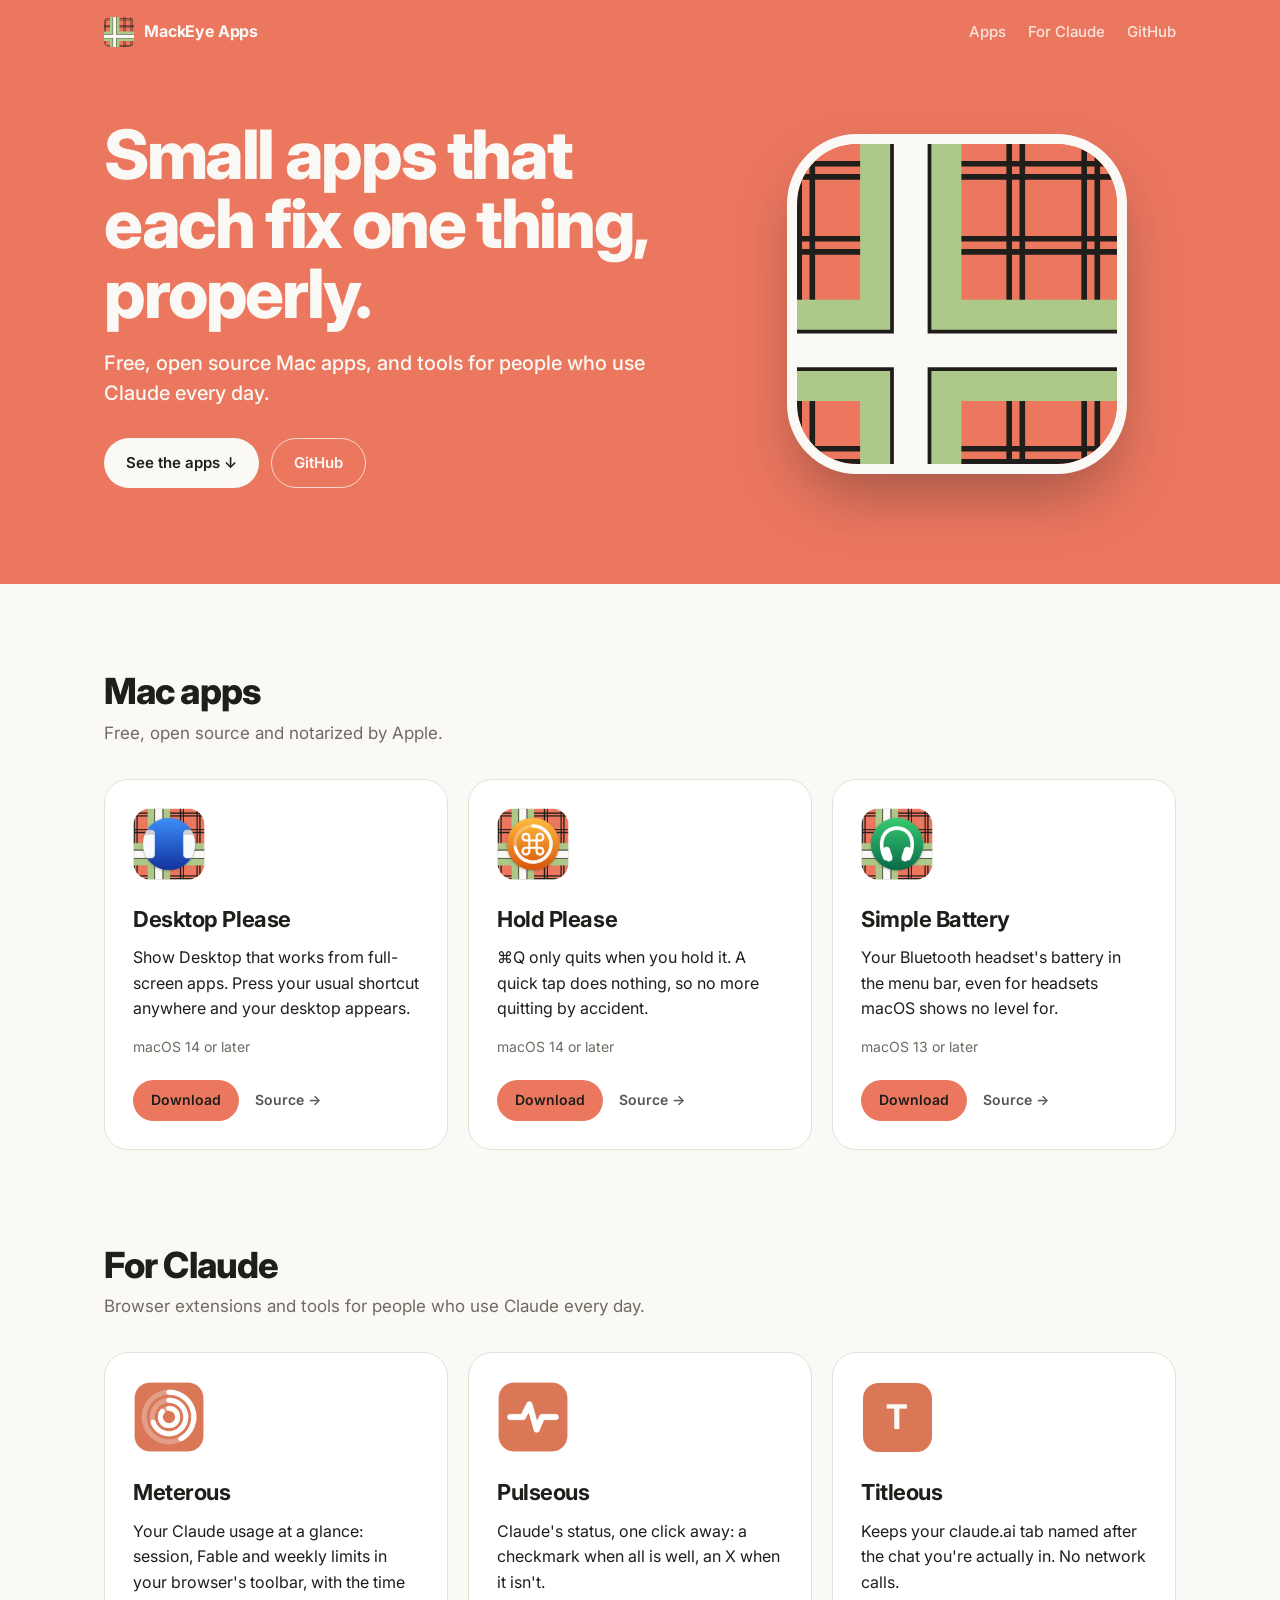
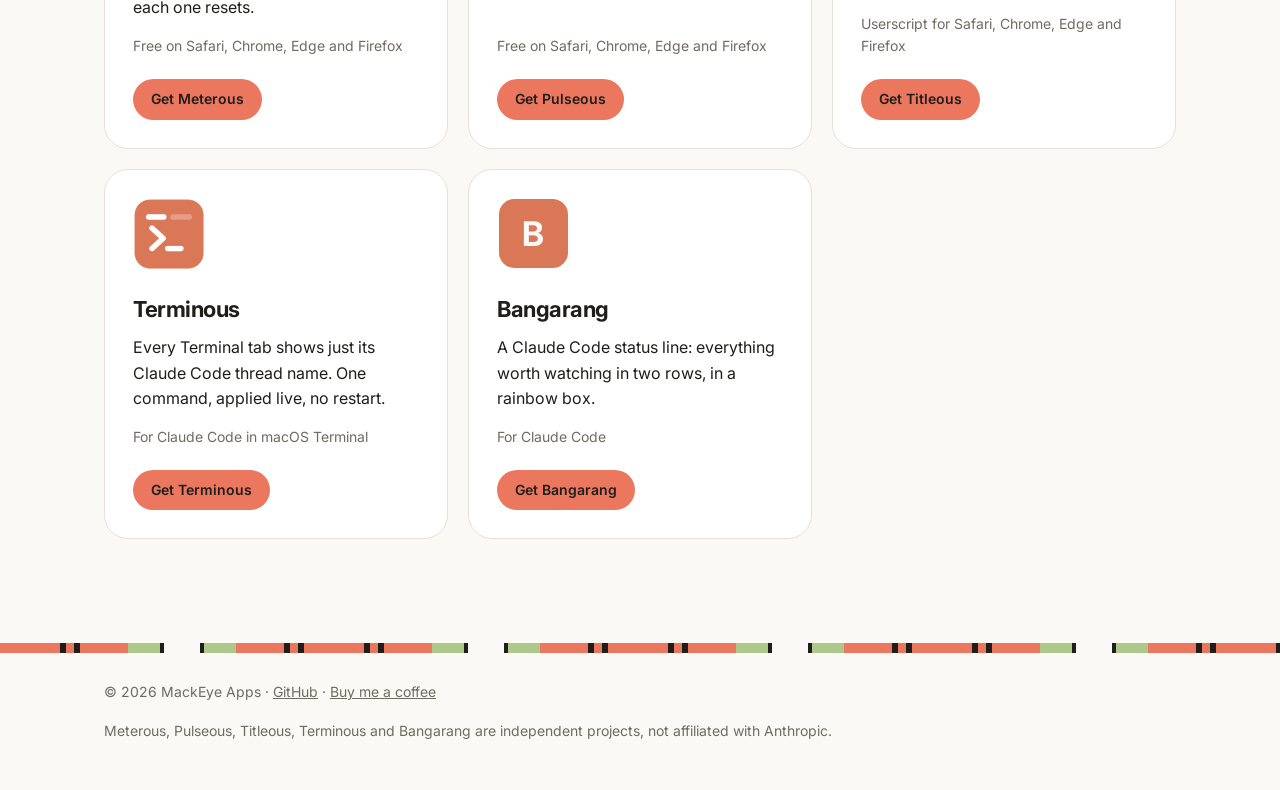
<file: index.html>
<!doctype html>
<html lang="en">
<head>
<meta charset="utf-8">
<meta name="viewport" content="width=device-width, initial-scale=1">
<title>MackEye Apps – small apps that each fix one thing</title>
<meta name="description" content="Small apps that each fix one thing, properly: Mac apps and tools for Claude by MackEye Apps.">
<link rel="canonical" href="https://mackeye.app/">
<meta property="og:type" content="website">
<meta property="og:site_name" content="MackEye Apps">
<meta property="og:title" content="MackEye Apps – small apps that each fix one thing">
<meta property="og:description" content="Small apps that each fix one thing, properly: Mac apps and tools for Claude by MackEye Apps.">
<meta property="og:url" content="https://mackeye.app/">
<!-- Tells Google the site's name, so results can say "MackEye Apps" instead of the domain. -->
<script type="application/ld+json">{"@context": "https://schema.org", "@type": "WebSite", "name": "MackEye Apps", "url": "https://mackeye.app/"}</script>
<meta name="theme-color" content="#ec775f">
<link rel="icon" href="assets/logo.svg" type="image/svg+xml">
<link rel="apple-touch-icon" href="assets/apple-touch-icon.png">
<link rel="preconnect" href="https://fonts.googleapis.com">
<link rel="preconnect" href="https://fonts.gstatic.com" crossorigin>
<link href="https://fonts.googleapis.com/css2?family=Inter:wght@400;500;600;700;800&display=swap" rel="stylesheet">
<style>
  /* The MackEye palette: the tartan's coral and pistachio with Meterous's black
     and white, and Meterous's own dark mode, so the brand matches the apps. The
     modern layout ("A. Clean", 2026-09-26) replaced the classic plaque-and-Garamond
     page, which is kept in brand/archive/site-classic/. */
  :root {
    --coral: #ec775f; --green: #adc98a; --black: #1f1e1b; --white: #faf9f5;
    --clay: #d97757;  /* Meterous's icon tile */
    --paper: #faf9f5; --card: #ffffff; --ink: #1f1e1b; --soft: #6f6b62; --rule: #e6e1d6;
  }
  @media (prefers-color-scheme: dark) {
    :root { --paper: #262624; --card: #2f2e2b; --ink: #f0eee6; --soft: #a6a39a; --rule: #3f3d39; }
  }
  * { box-sizing: border-box; }
  html { scroll-behavior: smooth; }
  body { margin: 0; background: var(--paper); color: var(--ink); font: 16px/1.6 "Inter", -apple-system, sans-serif;
         -webkit-font-smoothing: antialiased; }
  a { color: inherit; }
  .wrap { max-width: 1120px; margin: 0 auto; padding: 0 24px; }

  /* The header and hero sit on the coral, in white. */
  /* The 1px coral shadow covers the seam where the header meets the hero: that edge can land
     mid-pixel, and the page behind would show through as a dark hairline. */
  .top { position: sticky; top: 0; z-index: 5; background: var(--coral); color: var(--white);
         box-shadow: 0 1px 0 var(--coral); }
  .top .wrap { display: flex; align-items: center; justify-content: space-between; height: 64px; }
  .brand { display: flex; align-items: center; gap: 10px; font-weight: 700; letter-spacing: -0.01em; text-decoration: none; }
  .brand img { width: 30px; height: 30px; }
  nav { display: flex; gap: 22px; font-size: 15px; font-weight: 500; }
  nav a { text-decoration: none; opacity: .85; } nav a:hover { opacity: 1; }
  .hero { background: var(--coral); color: var(--white); }
  .hero .wrap { display: grid; grid-template-columns: 1.15fr .85fr; align-items: center; gap: 40px;
                padding-top: 56px; padding-bottom: 96px; }
  h1 { font-size: clamp(40px, 6vw, 68px); line-height: 1.02; letter-spacing: -0.035em; font-weight: 800; margin: 0 0 20px; }
  .lede { font-size: 20px; line-height: 1.5; font-weight: 500; margin: 0 0 30px; max-width: 30em; }
  .cta { display: flex; gap: 12px; flex-wrap: wrap; }
  .pill { display: inline-flex; align-items: center; gap: 8px; padding: 12px 22px; border-radius: 999px; font-weight: 600;
          font-size: 15px; text-decoration: none; transition: transform .15s ease; }
  .pill:hover { transform: translateY(-1px); }
  .pill.light { background: var(--white); color: var(--black); }
  .pill.ghost { border: 1.5px solid rgba(250, 249, 245, .75); }
  /* Small buttons keep dark text: white on coral is hard to read at this size. */
  .pill.coral { background: var(--coral); color: var(--black); padding: 9px 18px; font-size: 14px; }
  .art { display: grid; place-items: center; }
  /* height: auto keeps it square wherever CSS sets the width: without it the img's height="320"
     attribute wins, and at phone width it stretched into a 150×320 pill (Clauder's check, 2026-09-27). */
  .sticker { width: min(320px, 70vw); height: auto; border-radius: 18.75%;
             box-shadow: 0 0 0 10px var(--white), 0 30px 60px rgba(31, 30, 27, .35); }

  section { padding: 88px 0 8px; }
  .head h2 { font-size: 36px; letter-spacing: -0.025em; line-height: 1.1; margin: 0 0 8px; font-weight: 800; }
  .head p { color: var(--soft); margin: 0 0 32px; font-size: 17px; }
  .cards { display: grid; gap: 20px; grid-template-columns: repeat(3, 1fr); }
  .card { background: var(--card); border: 1px solid var(--rule); border-radius: 24px; padding: 28px; display: flex;
          flex-direction: column; transition: transform .2s ease, box-shadow .2s ease; }
  .card:hover { transform: translateY(-4px); box-shadow: 0 18px 40px rgba(31, 30, 27, .14); }
  /* The icons' art sits 7.5px inside their 84px box, so they're nudged out to line up with the text. */
  .mark { width: 84px; height: 84px; margin: -6px 0 16px -6px; }
  /* Letter tiles for the tools without an icon, drawn as Meterous's tile at this size. */
  .letter { width: 69px; height: 69px; margin: 1.5px 0 23.5px 1.5px; border-radius: 15.5px; background: var(--clay);
            color: var(--white); display: grid; place-items: center; font-weight: 700; font-size: 34px; }
  .card h3 { font-size: 22px; letter-spacing: -0.02em; margin: 0 0 8px; font-weight: 700; }
  .card p { margin: 0 0 14px; }
  .meta { color: var(--soft); font-size: 14px; margin-top: auto !important; }
  .actions { display: flex; align-items: center; gap: 16px; margin-top: 8px; }
  .text-link { font-weight: 600; font-size: 14px; text-decoration: none; opacity: .75; } .text-link:hover { opacity: 1; }

  footer { margin-top: 96px; color: var(--soft); font-size: 14px; }
  .band { height: 10px; background: url("assets/tartan.png") 0 0 / 304px 304px repeat; }
  footer .wrap { display: flex; justify-content: space-between; gap: 16px; flex-wrap: wrap; padding-top: 28px; padding-bottom: 48px; }
  @media (max-width: 900px) { .cards { grid-template-columns: 1fr 1fr; } }
  @media (max-width: 720px) {
    nav { display: none; }
    .hero .wrap { grid-template-columns: 1fr; padding-top: 32px; padding-bottom: 64px; }
    .art { order: -1; justify-items: start; } .sticker { width: 150px; }
    .cards { grid-template-columns: 1fr; }
  }
</style>
</head>
<body>
<header class="top"><div class="wrap">
  <a class="brand" href="#"><img src="assets/logo.svg" alt="">MackEye Apps</a>
  <nav><a href="#mac">Apps</a><a href="#claude">For Claude</a><a href="https://github.com/AdamMackey">GitHub</a></nav>
</div></header>

<div class="hero"><div class="wrap">
  <div>
    <h1>Small apps that each fix one thing, properly.</h1>
    <p class="lede">Free, open source Mac apps, and tools for people who use Claude every day.</p>
    <div class="cta">
      <a class="pill light" href="#mac">See the apps ↓</a>
      <a class="pill ghost" href="https://github.com/AdamMackey">GitHub</a>
    </div>
  </div>
  <div class="art"><img class="sticker" src="assets/logo.svg" width="320" height="320"
       alt="The MackEye Apps logo: coral tartan crossed by white-striped green bands"></div>
</div></div>

<main class="wrap">
  <section id="mac" aria-labelledby="mac-title">
    <div class="head"><h2 id="mac-title">Mac apps</h2><p>Free, open source and notarized by Apple.</p></div>
    <div class="cards">
      <article class="card">
        <img class="mark" src="assets/icons/desktop-please.png" alt="" width="84" height="84">
        <h3>Desktop Please</h3>
        <p>Show Desktop that works from full-screen apps. Press your usual shortcut anywhere and your desktop appears.</p>
        <p class="meta">macOS 14 or later</p>
        <div class="actions">
          <a class="pill coral" href="https://github.com/AdamMackey/desktop-please/releases/latest">Download</a>
          <a class="text-link" href="https://github.com/AdamMackey/desktop-please">Source →</a>
        </div>
      </article>
      <article class="card">
        <img class="mark" src="assets/icons/hold-please.png" alt="" width="84" height="84">
        <h3>Hold Please</h3>
        <p>⌘Q only quits when you hold it. A quick tap does nothing, so no more quitting by accident.</p>
        <p class="meta">macOS 14 or later</p>
        <div class="actions">
          <a class="pill coral" href="https://github.com/AdamMackey/hold-please/releases/latest">Download</a>
          <a class="text-link" href="https://github.com/AdamMackey/hold-please">Source →</a>
        </div>
      </article>
      <article class="card">
        <img class="mark" src="assets/icons/simple-battery.png" alt="" width="84" height="84">
        <h3>Simple Battery</h3>
        <p>Your Bluetooth headset's battery in the menu bar, even for headsets macOS shows no level for.</p>
        <p class="meta">macOS 13 or later</p>
        <div class="actions">
          <a class="pill coral" href="https://github.com/AdamMackey/simple-battery/releases/latest">Download</a>
          <a class="text-link" href="https://github.com/AdamMackey/simple-battery">Source →</a>
        </div>
      </article>
    </div>
  </section>

  <section id="claude" aria-labelledby="claude-title">
    <div class="head"><h2 id="claude-title">For Claude</h2><p>Browser extensions and tools for people who use Claude every day.</p></div>
    <div class="cards">
      <article class="card">
        <img class="mark" src="assets/icons/meterous.png" alt="" width="84" height="84">
        <h3>Meterous</h3>
        <p>Your Claude usage at a glance: session, Fable and weekly limits in your browser's toolbar, with the time each one resets.</p>
        <p class="meta">Free on Safari, Chrome, Edge and Firefox</p>
        <div class="actions"><a class="pill coral" href="https://meterous.app">Get Meterous</a></div>
      </article>
      <article class="card">
        <img class="mark" src="assets/icons/pulseous.png" alt="" width="84" height="84">
        <h3>Pulseous</h3>
        <p>Claude's status, one click away: a checkmark when all is well, an X when it isn't.</p>
        <p class="meta">Free on Safari, Chrome, Edge and Firefox</p>
        <div class="actions"><a class="pill coral" href="https://pulseous.app">Get Pulseous</a></div>
      </article>
      <article class="card">
        <div class="letter" aria-hidden="true">T</div>
        <h3>Titleous</h3>
        <p>Keeps your claude.ai tab named after the chat you're actually in. No network calls.</p>
        <p class="meta">Userscript for Safari, Chrome, Edge and Firefox</p>
        <div class="actions"><a class="pill coral" href="https://github.com/AdamMackey/titleous">Get Titleous</a></div>
      </article>
      <article class="card">
        <img class="mark" src="assets/icons/terminous.png" alt="" width="84" height="84">
        <h3>Terminous</h3>
        <p>Every Terminal tab shows just its Claude Code thread name. One command, applied live, no restart.</p>
        <p class="meta">For Claude Code in macOS Terminal</p>
        <div class="actions"><a class="pill coral" href="https://github.com/AdamMackey/terminous">Get Terminous</a></div>
      </article>
      <article class="card">
        <div class="letter" aria-hidden="true">B</div>
        <h3>Bangarang</h3>
        <p>A Claude Code status line: everything worth watching in two rows, in a rainbow box.</p>
        <p class="meta">For Claude Code</p>
        <div class="actions"><a class="pill coral" href="https://github.com/AdamMackey/bangarang">Get Bangarang</a></div>
      </article>
    </div>
  </section>
</main>

<footer>
  <div class="band" role="presentation"></div>
  <div class="wrap">
    <span>© 2026 MackEye Apps · <a href="https://github.com/AdamMackey">GitHub</a> · <a href="https://buymeacoffee.com/adammackey">Buy me a coffee</a></span>
    <span>Meterous, Pulseous, Titleous, Terminous and Bangarang are independent projects, not affiliated with Anthropic.</span>
  </div>
</footer>
</body>
</html>
</file>
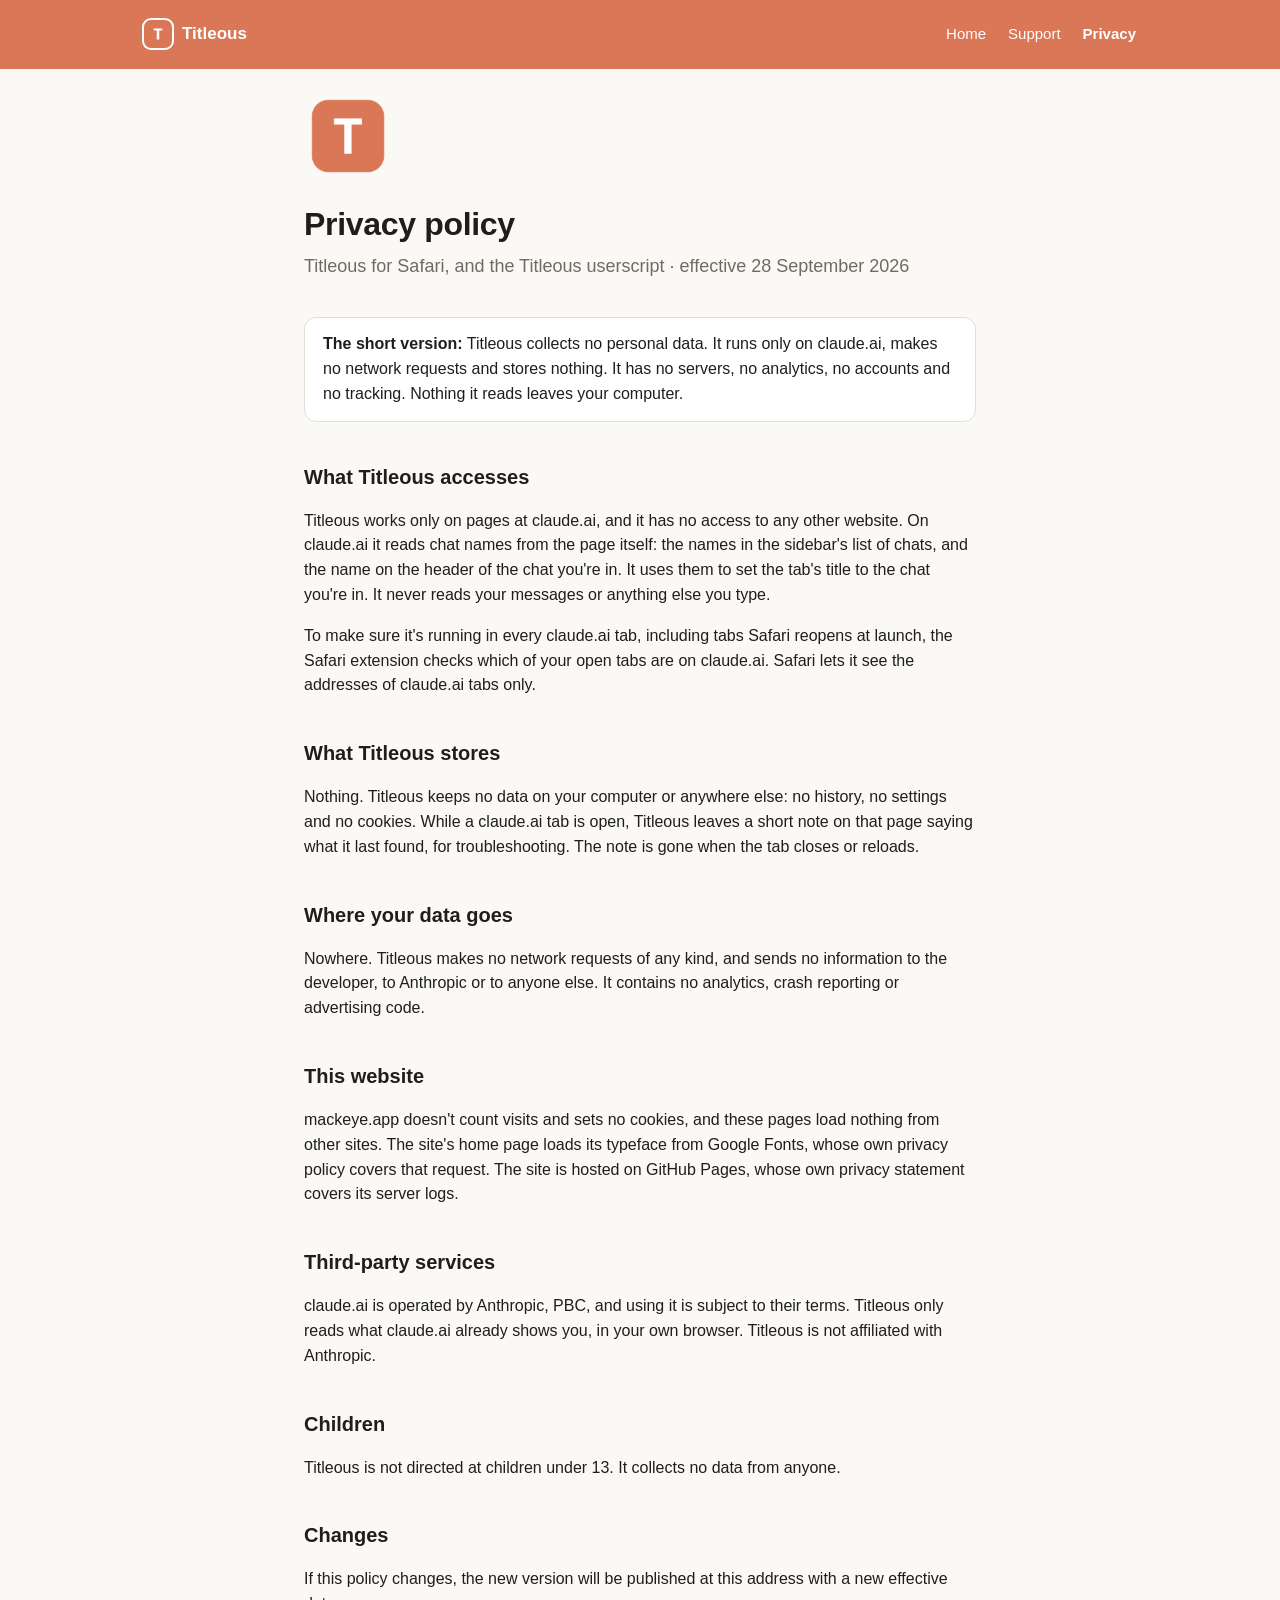
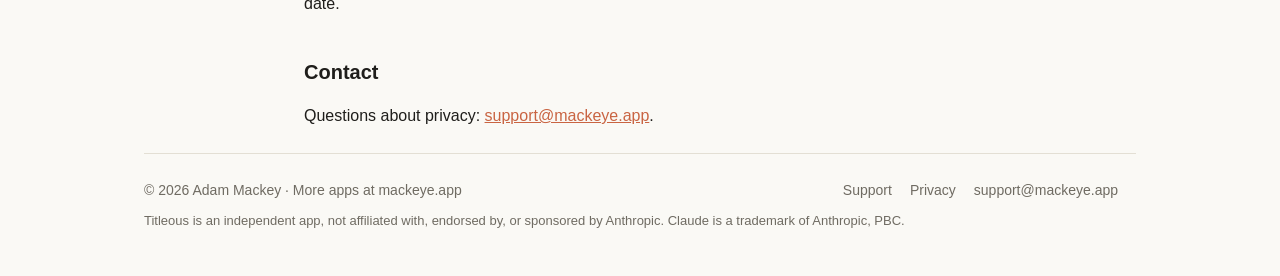
<file: titleous/privacy.html>
<!doctype html>
<html lang="en">
<head>
  <meta charset="utf-8">
  <meta name="viewport" content="width=device-width, initial-scale=1">
  <title>Titleous – privacy policy</title>
  <meta name="description" content="Titleous collects no data. It runs only on claude.ai, makes no network requests and stores nothing.">
  <meta name="theme-color" content="#c96442">
  <link rel="icon" href="favicon.ico" sizes="any">
  <link rel="icon" type="image/png" sizes="192x192" href="favicon-192.png">
  <link rel="icon" type="image/png" sizes="32x32" href="favicon-32.png">
  <link rel="icon" type="image/png" sizes="16x16" href="favicon-16.png">
  <link rel="apple-touch-icon" href="apple-touch-icon.png">
  <meta property="og:type" content="website">
  <meta property="og:site_name" content="MackEye Apps">
  <meta property="og:title" content="Titleous – privacy policy">
  <meta property="og:description" content="Titleous collects no data. It runs only on claude.ai, makes no network requests and stores nothing.">
  <meta property="og:url" content="https://mackeye.app/titleous/privacy.html">
  <meta property="og:image" content="https://mackeye.app/titleous/og.png">
  <meta name="twitter:card" content="summary_large_image">
  <link rel="canonical" href="https://mackeye.app/titleous/privacy.html">
  <link rel="stylesheet" href="style.css?v=1">
</head>
<body>
<div class="wrap">
  <nav class="nav">
    <a class="brand" href="../"><img src="icon.png" width="28" height="28" alt="">Titleous</a>
    <div class="links"><a href="../">Home</a><a href="support.html">Support</a><a href="privacy.html" aria-current="page">Privacy</a></div>
  </nav>
</div>
<div class="wrap narrow">
  <header class="page">
    <img src="icon.png" width="88" height="88" alt="">
    <h1>Privacy policy</h1>
    <p class="tagline">Titleous for Safari, and the Titleous userscript · effective 28 September 2026</p>
  </header>

  <p class="note"><strong>The short version:</strong> Titleous collects no personal data. It runs only on claude.ai, makes no network requests and stores nothing. It has no servers, no analytics, no accounts and no tracking. Nothing it reads leaves your computer.</p>

  <h2>What Titleous accesses</h2>
  <p>Titleous works only on pages at claude.ai, and it has no access to any other website. On claude.ai it reads chat names from the page itself: the names in the sidebar's list of chats, and the name on the header of the chat you're in. It uses them to set the tab's title to the chat you're in. It never reads your messages or anything else you type.</p>
  <p>To make sure it's running in every claude.ai tab, including tabs Safari reopens at launch, the Safari extension checks which of your open tabs are on claude.ai. Safari lets it see the addresses of claude.ai tabs only.</p>

  <h2>What Titleous stores</h2>
  <p>Nothing. Titleous keeps no data on your computer or anywhere else: no history, no settings and no cookies. While a claude.ai tab is open, Titleous leaves a short note on that page saying what it last found, for troubleshooting. The note is gone when the tab closes or reloads.</p>

  <h2>Where your data goes</h2>
  <p>Nowhere. Titleous makes no network requests of any kind, and sends no information to the developer, to Anthropic or to anyone else. It contains no analytics, crash reporting or advertising code.</p>

  <h2 id="this-website">This website</h2>
  <p>mackeye.app doesn't count visits and sets no cookies, and these pages load nothing from other sites. The site's home page loads its typeface from Google Fonts, whose own privacy policy covers that request. The site is hosted on GitHub Pages, whose own privacy statement covers its server logs.</p>

  <h2>Third-party services</h2>
  <p>claude.ai is operated by Anthropic, PBC, and using it is subject to their terms. Titleous only reads what claude.ai already shows you, in your own browser. Titleous is not affiliated with Anthropic.</p>

  <h2>Children</h2>
  <p>Titleous is not directed at children under 13. It collects no data from anyone.</p>

  <h2>Changes</h2>
  <p>If this policy changes, the new version will be published at this address with a new effective date.</p>

  <h2>Contact</h2>
  <p>Questions about privacy: <a href="mailto:support@mackeye.app?subject=Titleous%20privacy">support@mackeye.app</a>.</p>

</div>
<div class="wrap">
  <footer>
    <div class="row">
      <span>© 2026 Adam Mackey · <a href="https://mackeye.app">More apps at mackeye.app</a></span>
      <span><a href="support.html">Support</a><a href="privacy.html">Privacy</a><a href="mailto:support@mackeye.app?subject=Titleous">support@mackeye.app</a></span>
    </div>
    <p class="legal">Titleous is an independent app, not affiliated with, endorsed by, or sponsored by Anthropic. Claude is a trademark of Anthropic, PBC.</p>
  </footer>
</div>
</body>
</html>
</file>
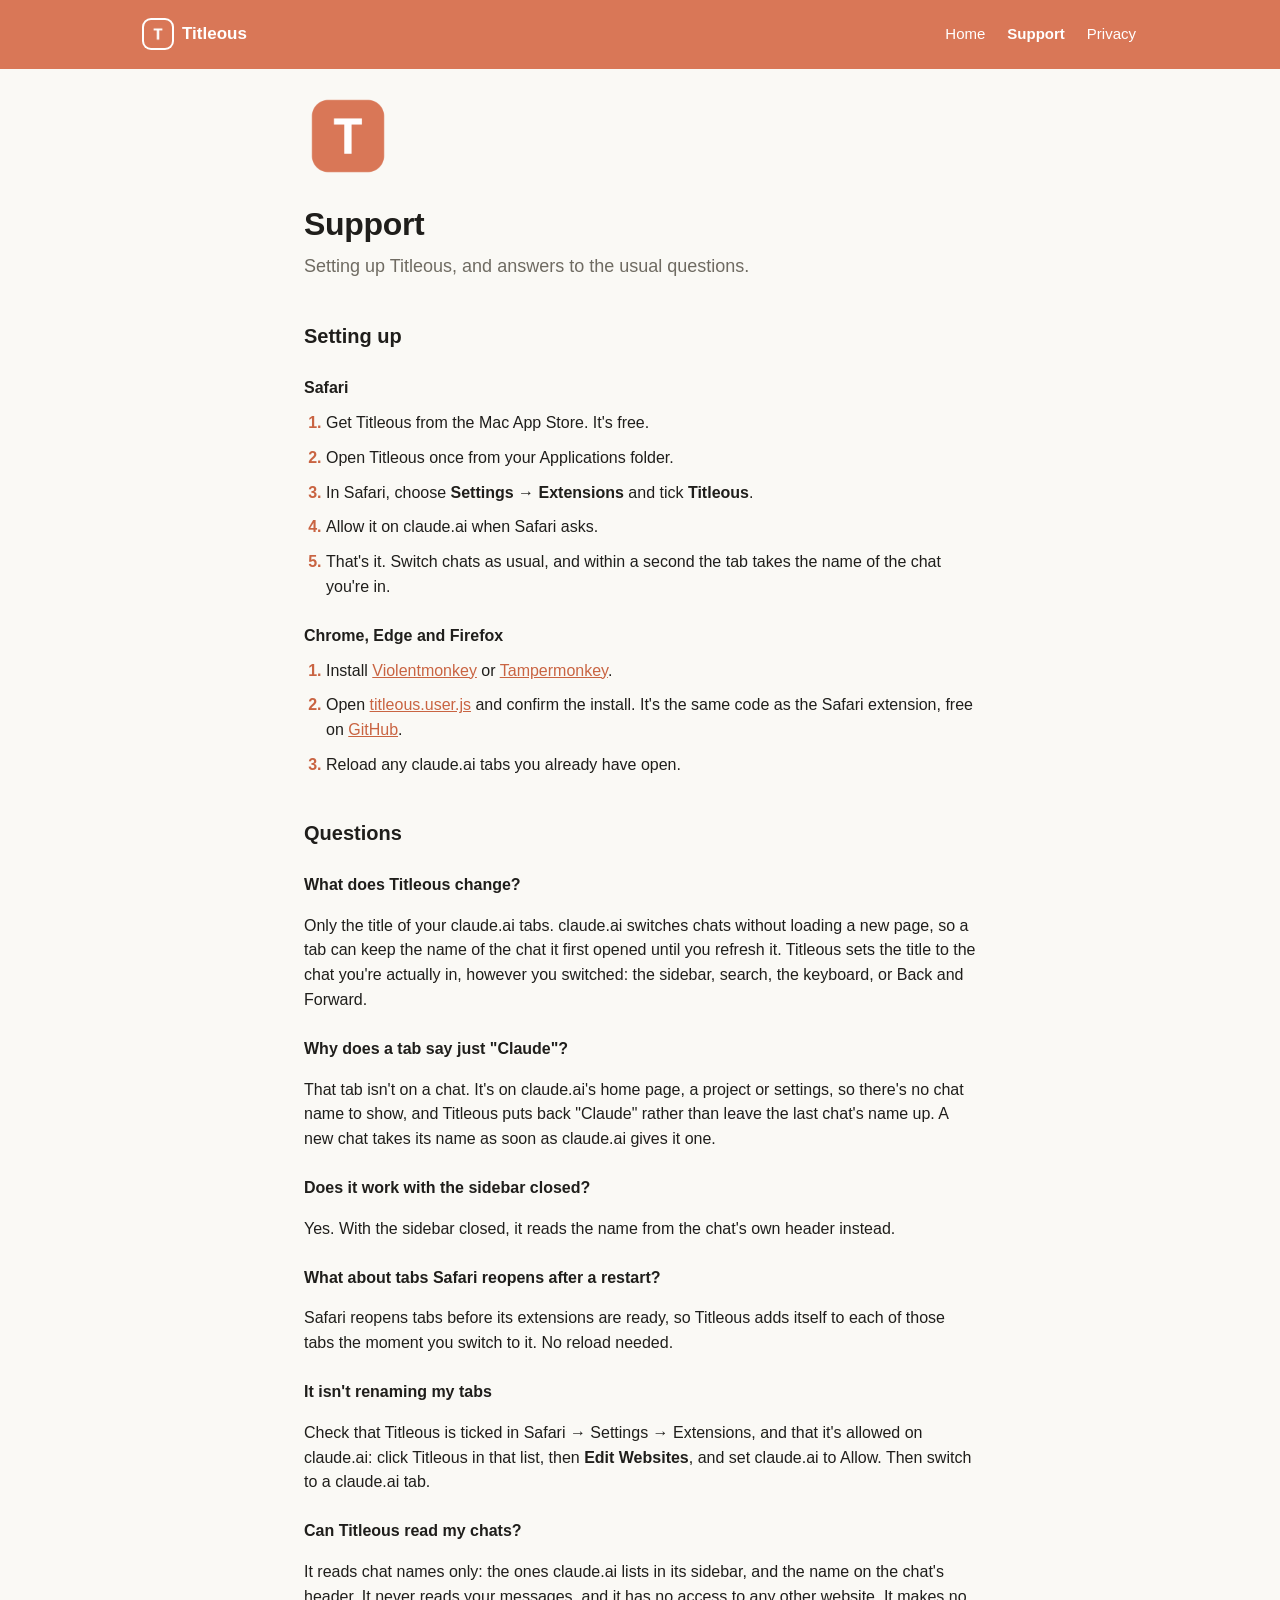
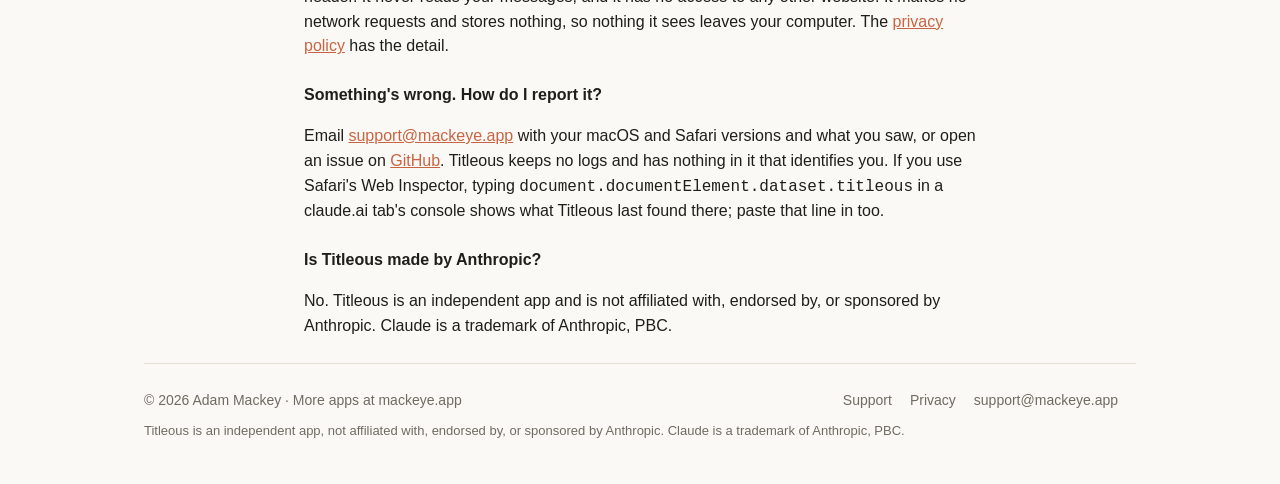
<file: titleous/support.html>
<!doctype html>
<html lang="en">
<head>
  <meta charset="utf-8">
  <meta name="viewport" content="width=device-width, initial-scale=1">
  <title>Titleous – support</title>
  <meta name="description" content="Setup steps and answers for Titleous, the Safari extension that keeps each claude.ai tab named after the chat you're in.">
  <meta name="theme-color" content="#c96442">
  <link rel="icon" href="favicon.ico" sizes="any">
  <link rel="icon" type="image/png" sizes="192x192" href="favicon-192.png">
  <link rel="icon" type="image/png" sizes="32x32" href="favicon-32.png">
  <link rel="icon" type="image/png" sizes="16x16" href="favicon-16.png">
  <link rel="apple-touch-icon" href="apple-touch-icon.png">
  <meta property="og:type" content="website">
  <meta property="og:site_name" content="MackEye Apps">
  <meta property="og:title" content="Titleous – support">
  <meta property="og:description" content="Setup steps and answers for Titleous, the Safari extension that keeps each claude.ai tab named after the chat you're in.">
  <meta property="og:url" content="https://mackeye.app/titleous/support.html">
  <meta property="og:image" content="https://mackeye.app/titleous/og.png">
  <meta name="twitter:card" content="summary_large_image">
  <link rel="canonical" href="https://mackeye.app/titleous/support.html">
  <link rel="stylesheet" href="style.css?v=1">
</head>
<body>
<div class="wrap">
  <nav class="nav">
    <a class="brand" href="../"><img src="icon.png" width="28" height="28" alt="">Titleous</a>
    <div class="links"><a href="../">Home</a><a href="support.html" aria-current="page">Support</a><a href="privacy.html">Privacy</a></div>
  </nav>
</div>
<div class="wrap narrow">
  <header class="page">
    <img src="icon.png" width="88" height="88" alt="">
    <h1>Support</h1>
    <p class="tagline">Setting up Titleous, and answers to the usual questions.</p>
  </header>

  <h2>Setting up</h2>
  <h3>Safari</h3>
  <ol class="steps">
    <li>Get Titleous from the Mac App Store. It's free.</li>
    <li>Open Titleous once from your Applications folder.</li>
    <li>In Safari, choose <strong>Settings → Extensions</strong> and tick <strong>Titleous</strong>.</li>
    <li>Allow it on claude.ai when Safari asks.</li>
    <li>That's it. Switch chats as usual, and within a second the tab takes the name of the chat you're in.</li>
  </ol>
  <h3>Chrome, Edge and Firefox</h3>
  <ol class="steps">
    <li>Install <a href="https://violentmonkey.github.io/" rel="noopener">Violentmonkey</a> or <a href="https://www.tampermonkey.net/" rel="noopener">Tampermonkey</a>.</li>
    <li>Open <a href="https://raw.githubusercontent.com/AdamMackey/titleous/main/titleous.user.js" rel="noopener">titleous.user.js</a> and confirm the install. It's the same code as the Safari extension, free on <a href="https://github.com/AdamMackey/titleous" rel="noopener">GitHub</a>.</li>
    <li>Reload any claude.ai tabs you already have open.</li>
  </ol>

  <h2>Questions</h2>

  <h3>What does Titleous change?</h3>
  <p>Only the title of your claude.ai tabs. claude.ai switches chats without loading a new page, so a tab can keep the name of the chat it first opened until you refresh it. Titleous sets the title to the chat you're actually in, however you switched: the sidebar, search, the keyboard, or Back and Forward.</p>

  <h3>Why does a tab say just "Claude"?</h3>
  <p>That tab isn't on a chat. It's on claude.ai's home page, a project or settings, so there's no chat name to show, and Titleous puts back "Claude" rather than leave the last chat's name up. A new chat takes its name as soon as claude.ai gives it one.</p>

  <h3>Does it work with the sidebar closed?</h3>
  <p>Yes. With the sidebar closed, it reads the name from the chat's own header instead.</p>

  <h3>What about tabs Safari reopens after a restart?</h3>
  <p>Safari reopens tabs before its extensions are ready, so Titleous adds itself to each of those tabs the moment you switch to it. No reload needed.</p>

  <h3>It isn't renaming my tabs</h3>
  <p>Check that Titleous is ticked in Safari → Settings → Extensions, and that it's allowed on claude.ai: click Titleous in that list, then <strong>Edit Websites</strong>, and set claude.ai to Allow. Then switch to a claude.ai tab.</p>

  <h3>Can Titleous read my chats?</h3>
  <p>It reads chat names only: the ones claude.ai lists in its sidebar, and the name on the chat's header. It never reads your messages, and it has no access to any other website. It makes no network requests and stores nothing, so nothing it sees leaves your computer. The <a href="privacy.html">privacy policy</a> has the detail.</p>

  <h3>Something's wrong. How do I report it?</h3>
  <p>Email <a href="mailto:support@mackeye.app?subject=Titleous">support@mackeye.app</a> with your macOS and Safari versions and what you saw, or open an issue on <a href="https://github.com/AdamMackey/titleous/issues" rel="noopener">GitHub</a>. Titleous keeps no logs and has nothing in it that identifies you. If you use Safari's Web Inspector, typing <code>document.documentElement.dataset.titleous</code> in a claude.ai tab's console shows what Titleous last found there; paste that line in too.</p>

  <h3>Is Titleous made by Anthropic?</h3>
  <p>No. Titleous is an independent app and is not affiliated with, endorsed by, or sponsored by Anthropic. Claude is a trademark of Anthropic, PBC.</p>
</div>
<div class="wrap">
  <footer>
    <div class="row">
      <span>© 2026 Adam Mackey · <a href="https://mackeye.app">More apps at mackeye.app</a></span>
      <span><a href="support.html">Support</a><a href="privacy.html">Privacy</a><a href="mailto:support@mackeye.app?subject=Titleous">support@mackeye.app</a></span>
    </div>
    <p class="legal">Titleous is an independent app, not affiliated with, endorsed by, or sponsored by Anthropic. Claude is a trademark of Anthropic, PBC.</p>
  </footer>
</div>
</body>
</html>
</file>
<file: titleous/style.css>
/* ==== BEGIN SHARED — generated from ~/SiteStyle/base.css by ~/SiteStyle/sync.py. Edit it there, not here. ==== */
/* Shared stylesheet for meterous.app and pulseous.app.
   This file is the source of truth. ~/SiteStyle/sync.py copies it, verbatim, into
   the marked block at the top of each site's style.css; each site's own components
   follow that block. Edit here, then run sync.py — never edit the copies. */
:root {
  color-scheme: light dark;
  --bg: #faf9f5;
  --card: #ffffff;
  --text: #1f1e1b;
  --muted: #6f6b62;
  --line: #e3dfd4;
  --accent: #c96442;
  --band: #d97757;   /* the apps' clay: their icons' colour, and MackEye's --clay */
  --on-band: #fff;
  --tb-bg: #e9e7e1;  /* the toolbar pictures in the state cards: button and glyph */
  --tb-glyph: #55524b;
}
@media (prefers-color-scheme: dark) {
  :root { --bg: #262624; --card: #2f2e2b; --text: #f0eee6; --muted: #a6a39a; --line: #3f3d39; --accent: #d97757;
          --tb-bg: #171716; --tb-glyph: #d0cec8; }
}
* { box-sizing: border-box; }
body {
  margin: 0;
  background: var(--bg);
  color: var(--text);
  font: 16px/1.55 -apple-system, BlinkMacSystemFont, "Helvetica Neue", Helvetica, Arial, sans-serif;
}
/* The hero glow reaches past the screenshot, and on a phone that is past the edge of the
   screen: the page scrolled sideways, and Chrome on Android zoomed out to fit it. Clip it
   at the edge. It has to be on both elements: set on body alone, the value is handed up
   to the viewport and body itself goes back to visible, so nothing is clipped. */
html, body { overflow-x: hidden; overflow-x: clip; }
a { color: var(--accent); }
.wrap { max-width: 1040px; margin: 0 auto; padding: 0 24px; }
.narrow { max-width: 720px; }

/* The band, as on mackeye.app (2026-09-28): the nav and the hero sit on a full-width
   band of the apps' clay, with white text, in light and dark mode alike. It's their own
   background, stretched to the window's edges by a spread shadow and clipped back to
   their height, so the markup stays as it is. Support and Privacy get just the nav. */
.nav, .hero { background: var(--band); box-shadow: 0 0 0 100vmax var(--band); clip-path: inset(0 -100vmax); }
/* The nav's clay reaches 1px under it, so where it meets the hero mid-pixel the page
   behind can't show through as a dark hairline. The hero paints over the overlap. */
.nav { clip-path: inset(0 -100vmax -1px); }
/* The band paints the hero's padding too, so the space between the band and the first
   cards has to be a margin: 56px, the gap Pulseous already leaves between its two rows of cards. */
.hero { margin-bottom: 56px; }

/* Navigation */
.nav { display: flex; align-items: center; justify-content: space-between; padding: 20px 0; }
.brand { display: flex; align-items: center; gap: 10px; color: var(--on-band); text-decoration: none; font-weight: 600; font-size: 17px; }
/* A white ring, so the clay tile doesn't vanish into the clay band. */
.brand img { width: 28px; height: 28px; border-radius: 7px; box-shadow: 0 0 0 2px var(--on-band); }
/* Full white: dimming them dropped them to about 2.7:1 on the clay. The current page is
   marked by weight instead. */
.nav .links a { margin-left: 22px; color: var(--on-band); text-decoration: none; font-size: 15px; }
.nav .links a[aria-current] { font-weight: 600; }
.nav .links a:hover { text-decoration: underline; text-underline-offset: 4px; }

/* Home: hero */
.hero { display: grid; grid-template-columns: 1.1fr 1fr; gap: 48px; align-items: center; padding: 56px 0 64px; }
.hero h1 { margin: 0 0 16px; font-size: 56px; line-height: 1.06; letter-spacing: -0.025em; text-wrap: balance; color: var(--on-band); }
.lead { margin: 0 0 28px; font-size: 20px; color: var(--muted); }
.cta { display: inline-flex; align-items: center; gap: 9px; padding: 12px 20px; border-radius: 10px; background: var(--accent); color: #fff; text-decoration: none; font-weight: 600; }
.cta svg { display: block; flex: none; }
.demo-link { margin: 16px 0 0; }
.demo-link a { color: var(--text); font-weight: 600; text-decoration: none; }
.demo-link a:hover { color: var(--accent); }
.cta:hover { filter: brightness(1.06); }
.cta.soon { background: var(--card); color: var(--muted); border: 1px solid var(--line); font-weight: 500; }
.cta-row { display: flex; flex-wrap: wrap; gap: 12px; align-items: center; }
.fineprint { margin: 14px 0 0; font-size: 14px; color: var(--muted); }
/* On the band. White on clay is 3.1:1, so the lead gets a little more weight. */
.hero .lead { color: var(--on-band); font-weight: 500; }
.hero .fineprint { color: var(--on-band); }
.hero .demo-link a, .hero .demo-link a:hover { color: var(--on-band); }
.hero .demo-link a:hover { text-decoration: underline; }
/* Store badges. Apple's badge is Apple's own artwork, shown exactly as supplied: its
   marketing guidelines ask for the black one whenever other stores' badges sit beside
   it, first in the row, never modified or animated (so: no hover effect), at least 40px
   tall, with clear space of a quarter of its height. The browser badges are ours, drawn
   to match it. Their glyph and type are sized in cqw, relative to the badge, so they
   shrink in step with Apple's artwork when the grid narrows on a phone; the px values
   are for browsers without container units. The logo sits at the left inset Apple's
   logo uses and the text follows it, left-aligned, the way Apple's badge is laid out.
   Centring the text was tried twice (logo and text centred together, then text centred
   beside a left logo) and both looked off next to Apple's badge. */
.badges { display: grid; grid-template-columns: repeat(2, minmax(0, 180px)); gap: 14px; }
.store-badge { display: block; border-radius: 5% / 19.5%; color: #fff; text-decoration: none; }
.store-badge img { display: block; width: 100%; height: auto; }
.store-badge.browser { container-type: inline-size; display: flex; align-items: center; gap: 3.6%; aspect-ratio: 156.1 / 40; padding: 0 5.9%; border: 1px solid #a6a6a6; background: #000; }
.store-badge.browser svg { display: block; flex: none; width: 24px; height: 24px; width: 13.4cqw; height: 13.4cqw; }
.store-badge.browser span { display: block; font-size: 19.5px; font-size: 10.8cqw; font-weight: 450; line-height: 1; letter-spacing: -0.015em; white-space: nowrap; }
.store-badge.browser small { display: block; margin-bottom: 2px; margin-bottom: 0.9cqw; font-size: 10px; font-size: 5.7cqw; font-weight: 400; letter-spacing: 0.01em; }
/* On the band, a deep shadow gives the popup its depth. (It had a clay glow behind it,
   which meant nothing once the band was clay too.) */
.hero-shot { position: relative; margin: 0; justify-self: center; }
.hero-shot picture { display: block; }
.hero-shot img { display: block; width: 340px; max-width: 100%; height: auto; border-radius: 14px; box-shadow: 0 30px 60px -20px rgba(31, 30, 27, 0.5); }

/* Home: two cards under the band, each a picture of the toolbar icon and what it's saying.
   Each site draws its own icon inside; .tb-bg is the toolbar button behind it. */
.states { display: grid; grid-template-columns: 1fr 1fr; gap: 20px; padding-bottom: 56px; }
.state { display: flex; align-items: center; gap: 22px; margin: 0; padding: 20px 24px; border-radius: 14px; background: var(--card); border: 1px solid var(--line); }
.state svg { flex: none; width: 132px; height: auto; }
.tb-bg { fill: var(--tb-bg); }
.state figcaption { font-size: 15px; color: var(--muted); }
.state figcaption strong { display: block; margin-bottom: 3px; font-size: 17px; color: var(--text); }

/* Home: features and steps */
.features { display: grid; grid-template-columns: repeat(3, 1fr); gap: 20px; padding-bottom: 20px; }
.feature { padding: 22px; border-radius: 14px; background: var(--card); border: 1px solid var(--line); }
.feature svg { display: block; width: 32px; height: 32px; margin-bottom: 14px; color: var(--accent); }
.feature h3 { margin: 0 0 6px; font-size: 17px; }
.feature p { margin: 0; font-size: 15px; color: var(--muted); }
.howto { display: grid; grid-template-columns: 1fr 1fr; gap: 48px; padding-bottom: 80px; }
.section-title { margin: 0 0 14px; font-size: 26px; letter-spacing: -0.01em; }
.section-note { margin: 0; color: var(--muted); }
.coffee { margin-top: 14px; }
ol.steps { margin: 0; padding-left: 22px; }
ol.steps li { margin: 10px 0; }
ol.steps li::marker { color: var(--accent); font-weight: 600; }

/* Home: demo video */
.demo { padding-bottom: 80px; text-align: center; }
.demo .section-note { max-width: 560px; margin: 0 auto; }
.demo-video { display: block; width: 100%; max-width: 960px; height: auto; margin: 24px auto 0; border-radius: 14px; border: 1px solid var(--line); box-shadow: 0 30px 60px -24px rgba(0, 0, 0, 0.45); background: #000; }

/* Support and privacy pages */
header.page { text-align: left; margin: 24px 0 36px; }
header.page img { width: 88px; height: 88px; border-radius: 20px; }
header.page h1 { margin: 12px 0 4px; font-size: 32px; letter-spacing: -0.01em; }
.tagline { margin: 0; font-size: 18px; color: var(--muted); }
h2 { margin: 40px 0 12px; font-size: 20px; }
h3 { margin: 24px 0 6px; font-size: 16px; }
.note { padding: 14px 18px; border-radius: 12px; background: var(--card); border: 1px solid var(--line); }
kbd { padding: 1px 6px; border: 1px solid var(--line); border-bottom-width: 2px; border-radius: 5px; background: var(--card); font: 13px ui-monospace, Menlo, monospace; }

/* Footer */
footer { margin-top: 24px; border-top: 1px solid var(--line); padding: 26px 0 44px; font-size: 14px; color: var(--muted); }
footer .row { display: flex; flex-wrap: wrap; gap: 8px 24px; justify-content: space-between; }
footer a { color: var(--muted); text-decoration: none; margin-right: 18px; }
footer a:hover { color: var(--text); }
footer .legal { margin: 10px 0 0; font-size: 13px; }

@media (max-width: 980px) {
  .hero { grid-template-columns: 1fr; gap: 36px; padding: 32px 0 56px; }
}

@media (max-width: 760px) {
  .hero { grid-template-columns: 1fr; gap: 32px; padding: 24px 0 48px; }
  .hero h1 { font-size: 36px; }
  .states, .features, .howto { grid-template-columns: 1fr; }
}

/* Narrower than 360px the nav doesn't fit on one line, and the overflow clip cut off its last
   link ("Privacy" at 320px). Let the links drop to a second line instead. */
@media (max-width: 359px) {
  .nav { flex-wrap: wrap; row-gap: 6px; }
  .nav .links a:first-child { margin-left: 0; }
}

/* Narrower than this, two badges side by side would take Apple's below its 40px minimum. */
@media (max-width: 374px) {
  .badges { grid-template-columns: minmax(0, 180px); }
}
/* ==== END SHARED ==== */

/* ==== Titleous only ==== */

/* Nothing yet: the support and privacy pages use only the shared styles. */
</file>
